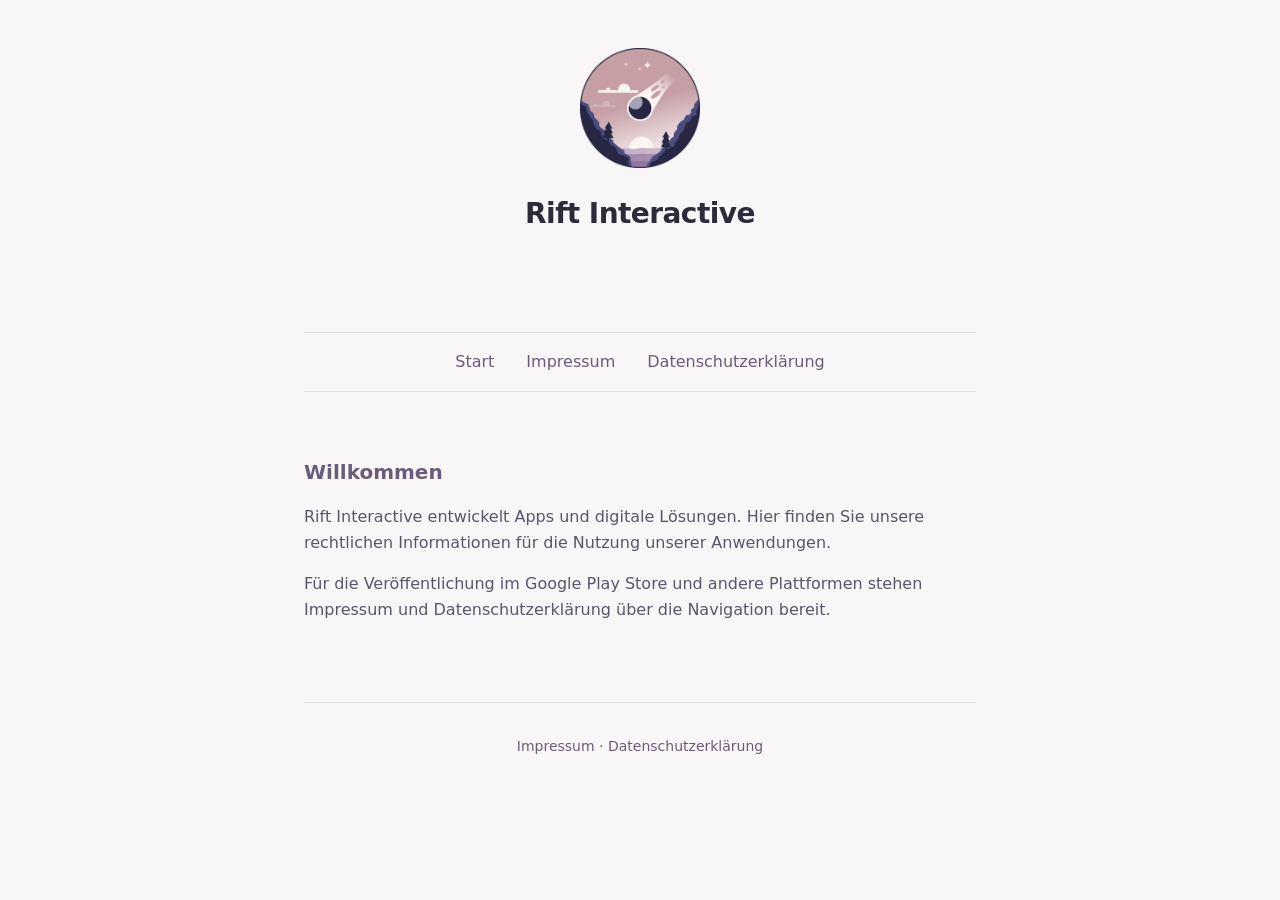
<file: index.html>
<!DOCTYPE html>
<html lang="de">
<head>
  <meta charset="UTF-8">
  <meta name="viewport" content="width=device-width, initial-scale=1.0">
  <title>Rift Interactive</title>
  <link rel="stylesheet" href="styles.css">
</head>
<body>
  <header>
    <img src="logo2.png" alt="Rift Interactive Logo" class="logo">
    <h1>Rift Interactive</h1>
  </header>

  <div class="container">
    <nav>
      <ul>
        <li><a href="index.html">Start</a></li>
        <li><a href="impressum.html">Impressum</a></li>
        <li><a href="datenschutzerklaerung.html">Datenschutzerklärung</a></li>
      </ul>
    </nav>

    <main>
      <h2>Willkommen</h2>
      <p>
        Rift Interactive entwickelt Apps und digitale Lösungen. 
        Hier finden Sie unsere rechtlichen Informationen für die Nutzung unserer Anwendungen.
      </p>
      <p>
        Für die Veröffentlichung im Google Play Store und andere Plattformen stehen 
        Impressum und Datenschutzerklärung über die Navigation bereit.
      </p>
    </main>

    <footer>
      <a href="impressum.html">Impressum</a> · 
      <a href="datenschutzerklaerung.html">Datenschutzerklärung</a>
    </footer>
  </div>
</body>
</html>
</file>
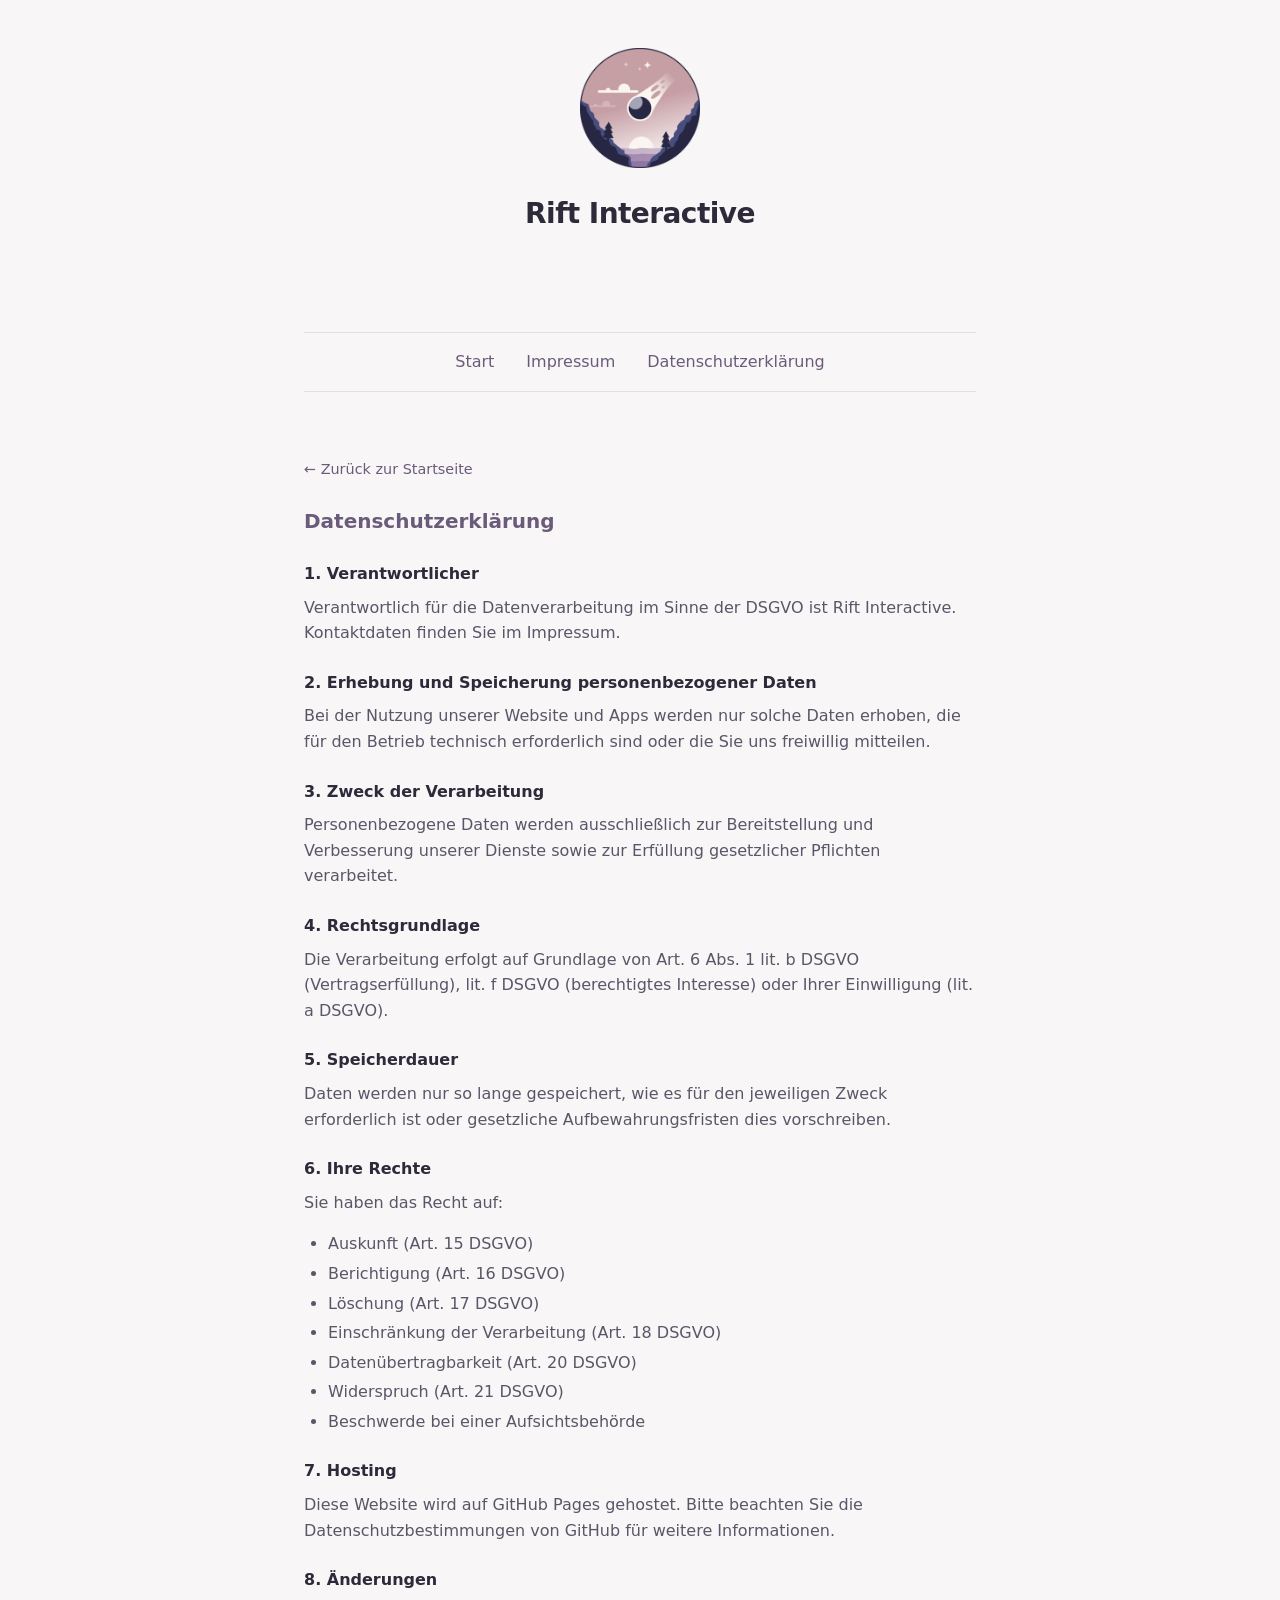
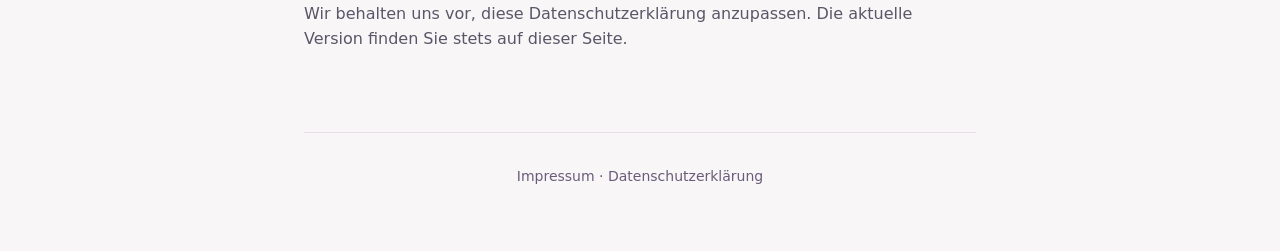
<file: datenschutzerklaerung.html>
<!DOCTYPE html>
<html lang="de">
<head>
  <meta charset="UTF-8">
  <meta name="viewport" content="width=device-width, initial-scale=1.0">
  <title>Datenschutzerklärung – Rift Interactive</title>
  <link rel="stylesheet" href="styles.css">
</head>
<body>
  <header>
    <img src="logo2.png" alt="Rift Interactive Logo" class="logo">
    <h1>Rift Interactive</h1>
  </header>

  <div class="container">
    <nav>
      <ul>
        <li><a href="index.html">Start</a></li>
        <li><a href="impressum.html">Impressum</a></li>
        <li><a href="datenschutzerklaerung.html">Datenschutzerklärung</a></li>
      </ul>
    </nav>

    <main>
      <a href="index.html" class="back-link">Zurück zur Startseite</a>

      <article class="legal-content">
        <h2>Datenschutzerklärung</h2>

        <h3>1. Verantwortlicher</h3>
        <p>
          Verantwortlich für die Datenverarbeitung im Sinne der DSGVO ist Rift Interactive. 
          Kontaktdaten finden Sie im Impressum.
        </p>

        <h3>2. Erhebung und Speicherung personenbezogener Daten</h3>
        <p>
          Bei der Nutzung unserer Website und Apps werden nur solche Daten erhoben, 
          die für den Betrieb technisch erforderlich sind oder die Sie uns freiwillig mitteilen.
        </p>

        <h3>3. Zweck der Verarbeitung</h3>
        <p>
          Personenbezogene Daten werden ausschließlich zur Bereitstellung und Verbesserung 
          unserer Dienste sowie zur Erfüllung gesetzlicher Pflichten verarbeitet.
        </p>

        <h3>4. Rechtsgrundlage</h3>
        <p>
          Die Verarbeitung erfolgt auf Grundlage von Art. 6 Abs. 1 lit. b DSGVO (Vertragserfüllung), 
          lit. f DSGVO (berechtigtes Interesse) oder Ihrer Einwilligung (lit. a DSGVO).
        </p>

        <h3>5. Speicherdauer</h3>
        <p>
          Daten werden nur so lange gespeichert, wie es für den jeweiligen Zweck erforderlich ist 
          oder gesetzliche Aufbewahrungsfristen dies vorschreiben.
        </p>

        <h3>6. Ihre Rechte</h3>
        <p>Sie haben das Recht auf:</p>
        <ul>
          <li>Auskunft (Art. 15 DSGVO)</li>
          <li>Berichtigung (Art. 16 DSGVO)</li>
          <li>Löschung (Art. 17 DSGVO)</li>
          <li>Einschränkung der Verarbeitung (Art. 18 DSGVO)</li>
          <li>Datenübertragbarkeit (Art. 20 DSGVO)</li>
          <li>Widerspruch (Art. 21 DSGVO)</li>
          <li>Beschwerde bei einer Aufsichtsbehörde</li>
        </ul>

        <h3>7. Hosting</h3>
        <p>
          Diese Website wird auf GitHub Pages gehostet. Bitte beachten Sie die 
          Datenschutzbestimmungen von GitHub für weitere Informationen.
        </p>

        <h3>8. Änderungen</h3>
        <p>
          Wir behalten uns vor, diese Datenschutzerklärung anzupassen. 
          Die aktuelle Version finden Sie stets auf dieser Seite.
        </p>
      </article>
    </main>

    <footer>
      <a href="impressum.html">Impressum</a> · 
      <a href="datenschutzerklaerung.html">Datenschutzerklärung</a>
    </footer>
  </div>
</body>
</html>
</file>
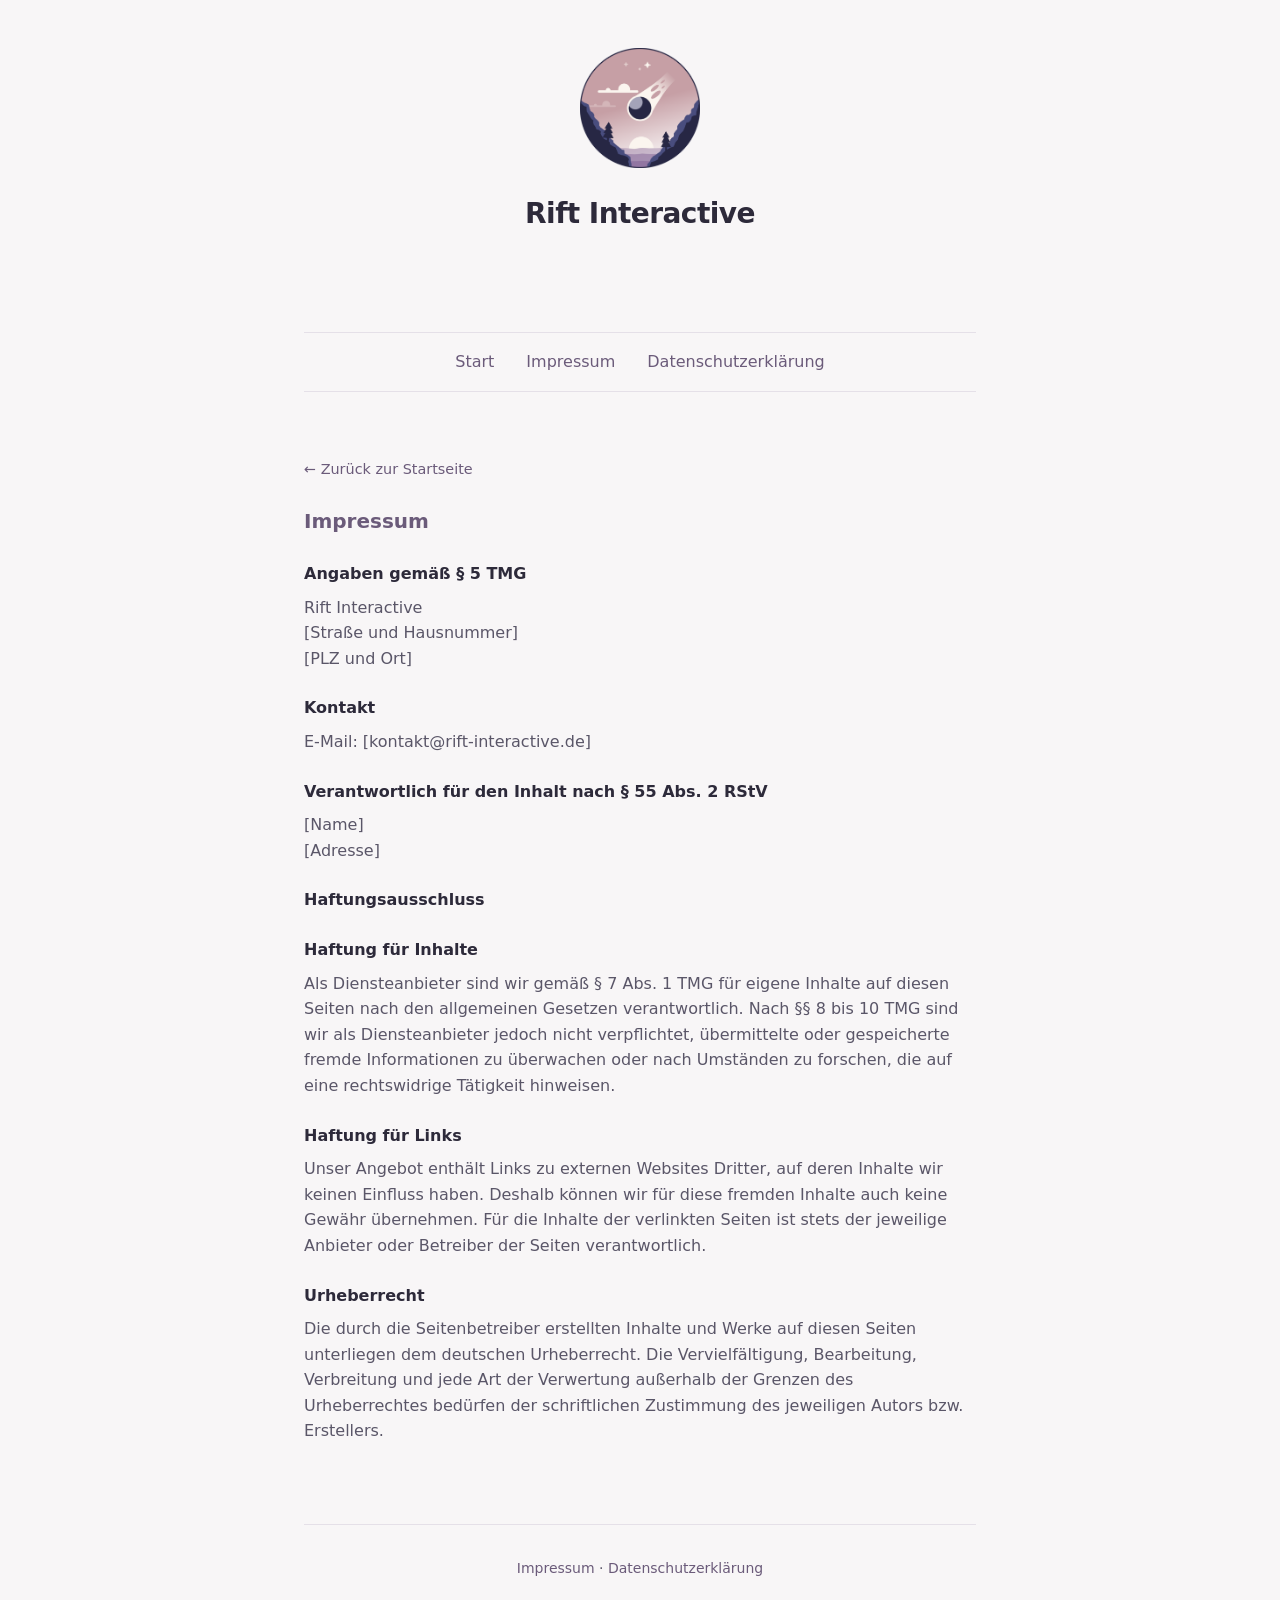
<file: impressum.html>
<!DOCTYPE html>
<html lang="de">
<head>
  <meta charset="UTF-8">
  <meta name="viewport" content="width=device-width, initial-scale=1.0">
  <title>Impressum – Rift Interactive</title>
  <link rel="stylesheet" href="styles.css">
</head>
<body>
  <header>
    <img src="logo2.png" alt="Rift Interactive Logo" class="logo">
    <h1>Rift Interactive</h1>
  </header>

  <div class="container">
    <nav>
      <ul>
        <li><a href="index.html">Start</a></li>
        <li><a href="impressum.html">Impressum</a></li>
        <li><a href="datenschutzerklaerung.html">Datenschutzerklärung</a></li>
      </ul>
    </nav>

    <main>
      <a href="index.html" class="back-link">Zurück zur Startseite</a>

      <article class="legal-content">
        <h2>Impressum</h2>

        <h3>Angaben gemäß § 5 TMG</h3>
        <p>
          Rift Interactive<br>
          [Straße und Hausnummer]<br>
          [PLZ und Ort]
        </p>

        <h3>Kontakt</h3>
        <p>
          E-Mail: [kontakt@rift-interactive.de]
        </p>

        <h3>Verantwortlich für den Inhalt nach § 55 Abs. 2 RStV</h3>
        <p>
          [Name]<br>
          [Adresse]
        </p>

        <h3>Haftungsausschluss</h3>
        
        <h3>Haftung für Inhalte</h3>
        <p>
          Als Diensteanbieter sind wir gemäß § 7 Abs. 1 TMG für eigene Inhalte auf diesen Seiten 
          nach den allgemeinen Gesetzen verantwortlich. Nach §§ 8 bis 10 TMG sind wir als 
          Diensteanbieter jedoch nicht verpflichtet, übermittelte oder gespeicherte fremde 
          Informationen zu überwachen oder nach Umständen zu forschen, die auf eine rechtswidrige 
          Tätigkeit hinweisen.
        </p>

        <h3>Haftung für Links</h3>
        <p>
          Unser Angebot enthält Links zu externen Websites Dritter, auf deren Inhalte wir keinen 
          Einfluss haben. Deshalb können wir für diese fremden Inhalte auch keine Gewähr übernehmen. 
          Für die Inhalte der verlinkten Seiten ist stets der jeweilige Anbieter oder Betreiber 
          der Seiten verantwortlich.
        </p>

        <h3>Urheberrecht</h3>
        <p>
          Die durch die Seitenbetreiber erstellten Inhalte und Werke auf diesen Seiten unterliegen 
          dem deutschen Urheberrecht. Die Vervielfältigung, Bearbeitung, Verbreitung und jede Art 
          der Verwertung außerhalb der Grenzen des Urheberrechtes bedürfen der schriftlichen 
          Zustimmung des jeweiligen Autors bzw. Erstellers.
        </p>
      </article>
    </main>

    <footer>
      <a href="impressum.html">Impressum</a> · 
      <a href="datenschutzerklaerung.html">Datenschutzerklärung</a>
    </footer>
  </div>
</body>
</html>
</file>
<file: styles.css>
/* Rift Interactive - Minimal Website Styles */
:root {
  --color-bg: #f8f6f7;
  --color-bg-alt: #fff;
  --color-text: #2d2a3a;
  --color-text-muted: #5a5668;
  --color-accent: #6b5b7a;
  --color-accent-light: #9a8ba8;
  --color-border: #e5e0e8;
  --font-sans: 'Segoe UI', system-ui, -apple-system, sans-serif;
}

* {
  margin: 0;
  padding: 0;
  box-sizing: border-box;
}

html {
  scroll-behavior: smooth;
}

body {
  font-family: var(--font-sans);
  color: var(--color-text);
  background: var(--color-bg);
  line-height: 1.6;
  min-height: 100vh;
}

/* Layout */
.container {
  max-width: 720px;
  margin: 0 auto;
  padding: 2rem 1.5rem;
}

/* Header & Logo */
header {
  text-align: center;
  padding: 3rem 0 2rem;
}

.logo {
  width: 120px;
  height: 120px;
  object-fit: contain;
  margin-bottom: 1rem;
}

h1 {
  font-size: 1.75rem;
  font-weight: 600;
  color: var(--color-text);
  letter-spacing: -0.02em;
}

/* Navigation */
nav {
  margin: 2rem 0;
  padding: 1rem 0;
  border-top: 1px solid var(--color-border);
  border-bottom: 1px solid var(--color-border);
}

nav ul {
  list-style: none;
  display: flex;
  justify-content: center;
  gap: 2rem;
  flex-wrap: wrap;
}

nav a {
  color: var(--color-accent);
  text-decoration: none;
  font-weight: 500;
  transition: color 0.2s;
}

nav a:hover {
  color: var(--color-accent-light);
}

/* Main Content */
main {
  padding: 2rem 0 4rem;
}

main h2 {
  font-size: 1.25rem;
  color: var(--color-accent);
  margin-bottom: 1rem;
  font-weight: 600;
}

main p {
  color: var(--color-text-muted);
  margin-bottom: 1rem;
}

/* Legal Pages */
.legal-content h2 {
  margin-top: 2rem;
  margin-bottom: 0.75rem;
}

.legal-content h2:first-child {
  margin-top: 0;
}

.legal-content h3 {
  font-size: 1rem;
  color: var(--color-text);
  margin-top: 1.5rem;
  margin-bottom: 0.5rem;
}

.legal-content ul {
  margin: 0.5rem 0 1rem 1.5rem;
}

.legal-content li {
  margin-bottom: 0.25rem;
  color: var(--color-text-muted);
}

/* Footer */
footer {
  margin-top: auto;
  padding: 2rem 1.5rem;
  text-align: center;
  font-size: 0.875rem;
  color: var(--color-text-muted);
  border-top: 1px solid var(--color-border);
}

footer a {
  color: var(--color-accent);
  text-decoration: none;
}

footer a:hover {
  text-decoration: underline;
}

/* Back link */
.back-link {
  display: inline-block;
  margin-bottom: 1.5rem;
  color: var(--color-accent);
  text-decoration: none;
  font-size: 0.9rem;
}

.back-link:hover {
  color: var(--color-accent-light);
}

.back-link::before {
  content: "← ";
}
</file>
